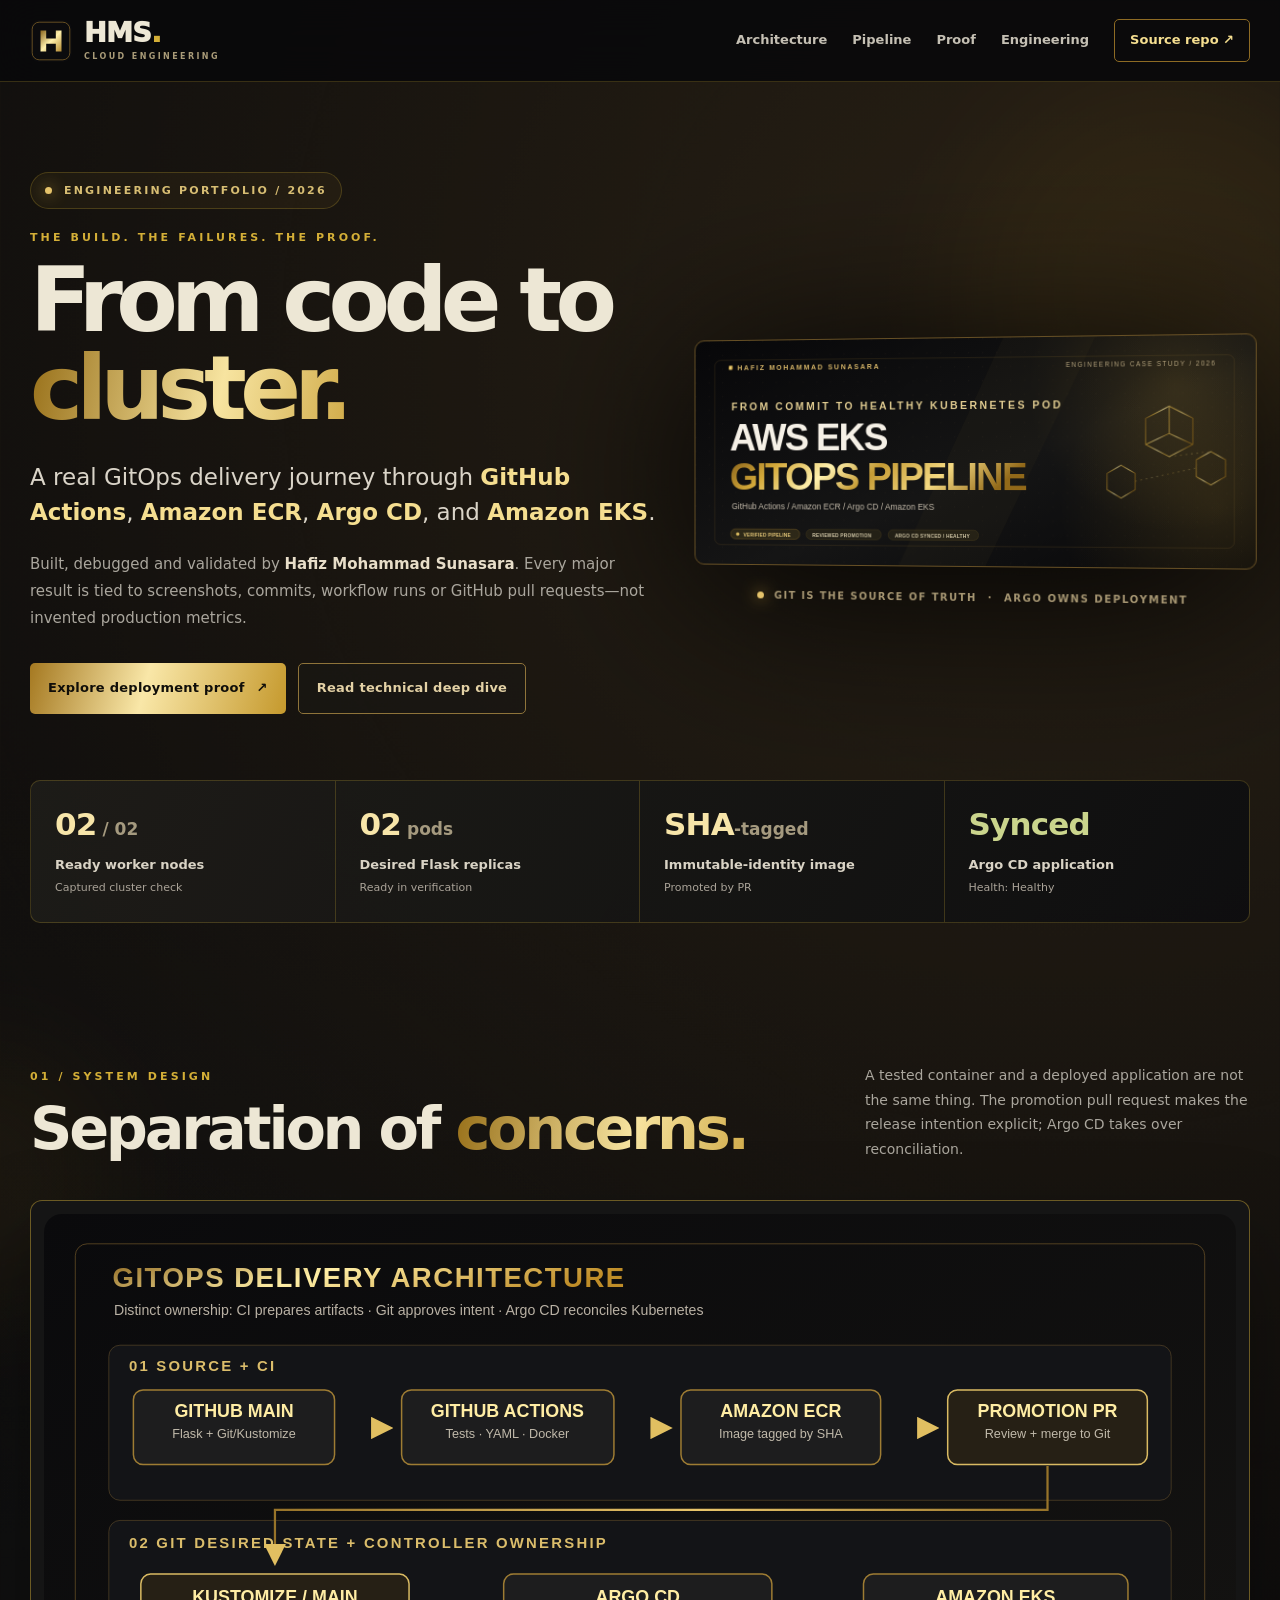
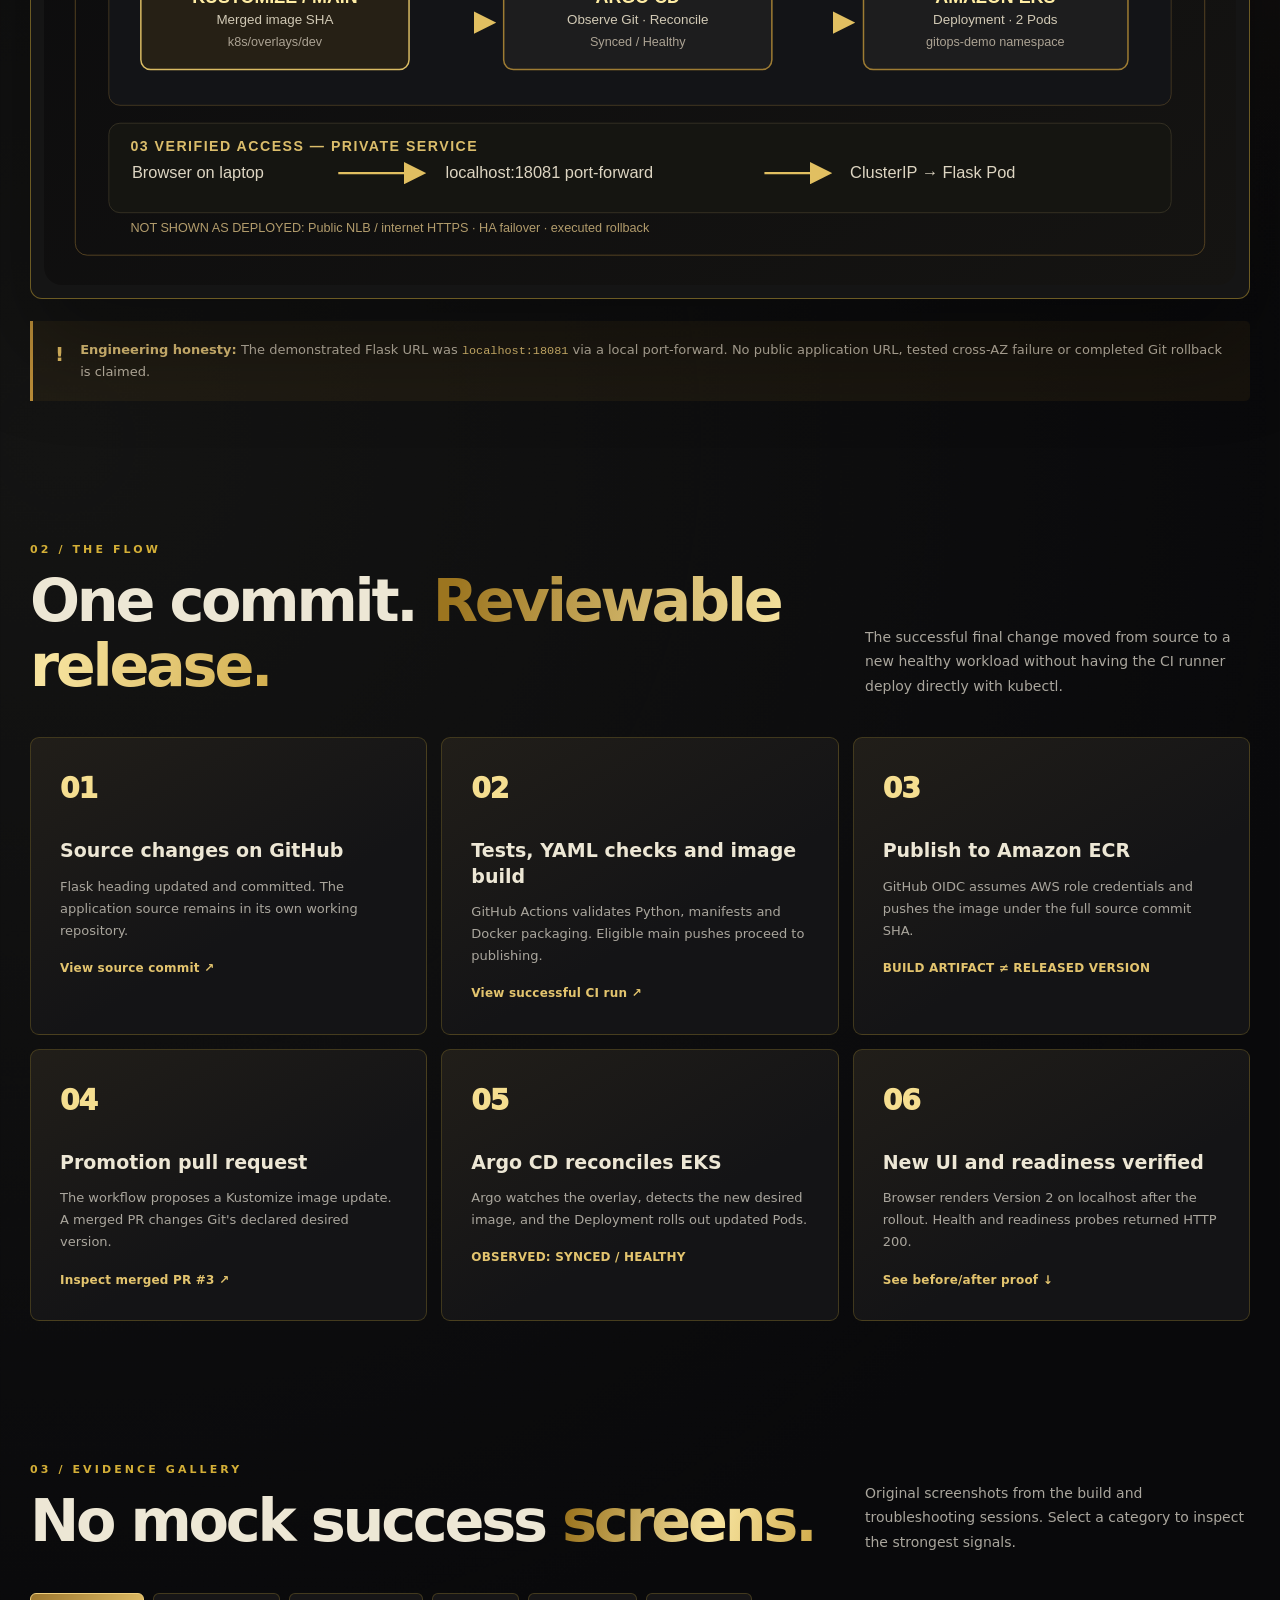
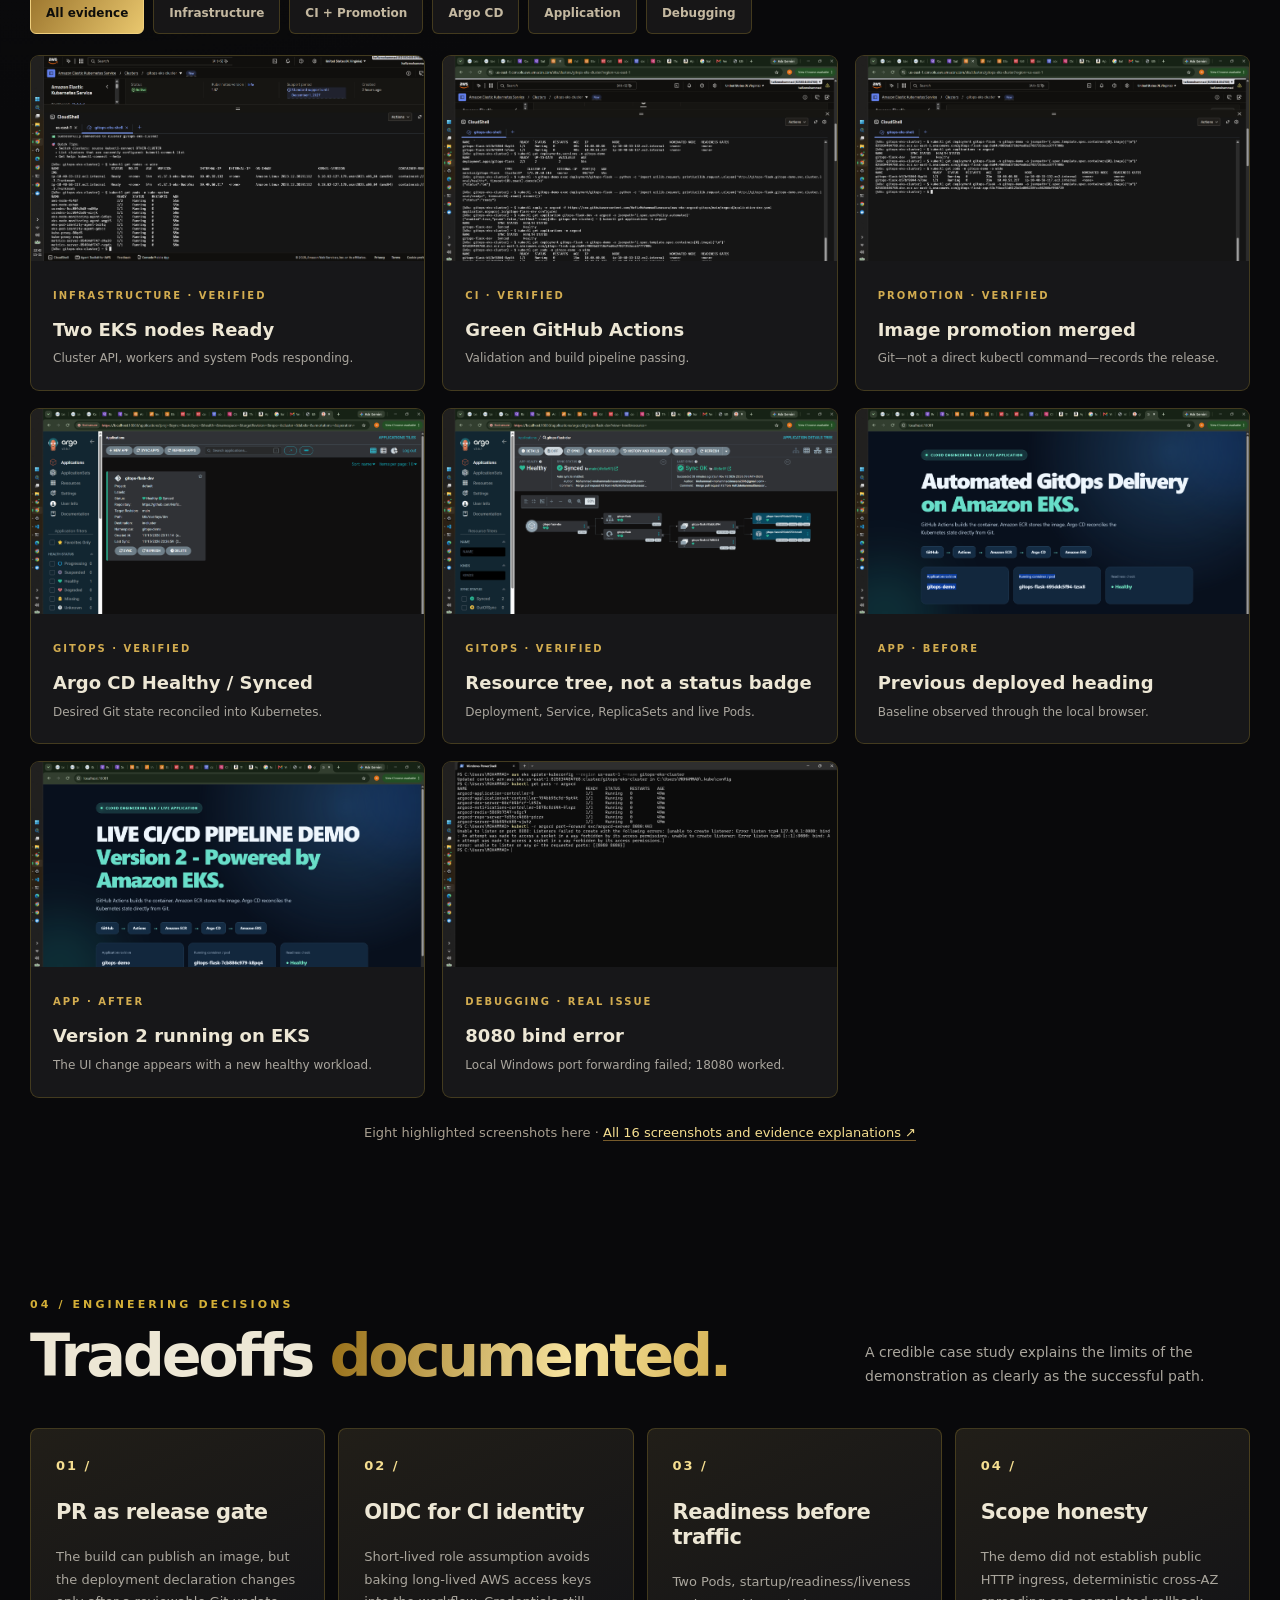
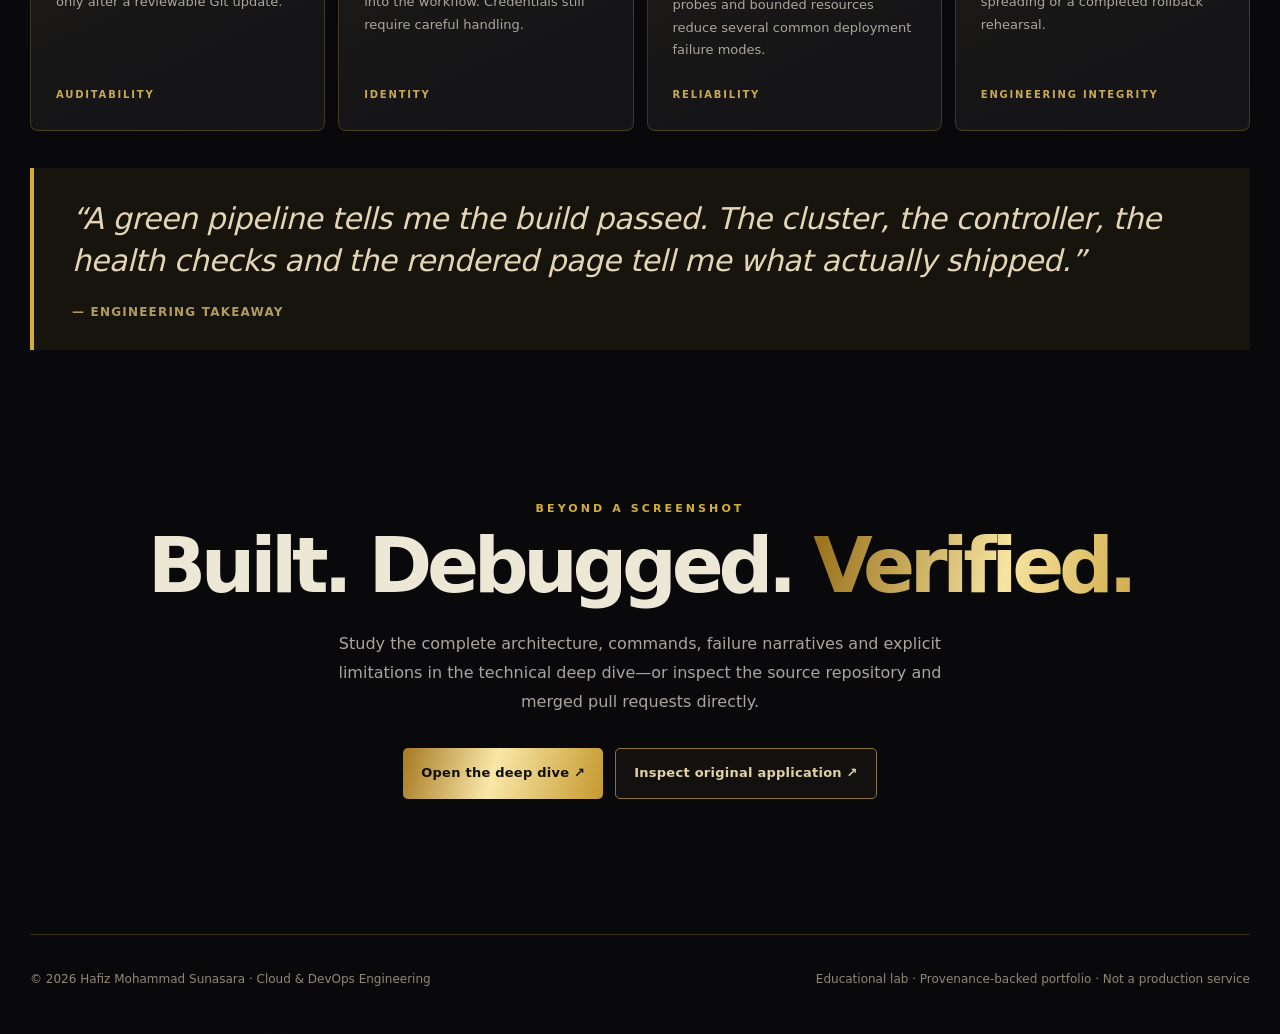
<file: docs/index.html>
<!doctype html>
<html lang="en">
<head>
  <meta charset="utf-8" />
  <meta name="viewport" content="width=device-width, initial-scale=1" />
  <meta name="theme-color" content="#0B0B0D" />
  <meta name="description" content="Hafiz Mohammad Sunasara — evidence-backed GitOps engineering portfolio. GitHub Actions, Amazon ECR, Argo CD and Amazon EKS." />
  <title>GitOps on AWS EKS | Hafiz Mohammad Sunasara</title>
  <link rel="icon" type="image/svg+xml" href="site-assets/mark.svg" />
  <link rel="stylesheet" href="site-assets/style.css" />
  <script src="site-assets/app.js" defer></script>
</head>
<body>
  <a class="skip" href="#main">Skip to main content</a>
  <div class="light-orb orb-one" aria-hidden="true"></div>
  <div class="light-orb orb-two" aria-hidden="true"></div>

  <header class="topbar">
    <a class="brand" href="#home" aria-label="Back to home"><img src="site-assets/mark.svg" alt="" /><span>HMS<span class="brand-dot">.</span><small>CLOUD ENGINEERING</small></span></a>
    <button class="menu-toggle" type="button" aria-label="Toggle navigation" aria-expanded="false">Menu <span>☰</span></button>
    <nav class="nav" aria-label="Primary navigation">
      <a href="#architecture">Architecture</a>
      <a href="#process">Pipeline</a>
      <a href="#evidence">Proof</a>
      <a href="#engineering">Engineering</a>
      <a class="nav-action" href="https://github.com/HafizMohammadSunasara/aws-eks-argocd-gitops" target="_blank" rel="noopener noreferrer">Source repo ↗</a>
    </nav>
  </header>

  <main id="main">
    <section class="hero wrap" id="home">
      <div class="eyebrow"><span class="status-lamp"></span><span>ENGINEERING PORTFOLIO / 2026</span></div>
      <div class="hero-inner">
        <div class="hero-copy">
          <p class="hero-overline">THE BUILD. THE FAILURES. THE PROOF.</p>
          <h1>From code to <span class="gold-text">cluster.</span></h1>
          <p class="hero-lead">A real GitOps delivery journey through <strong>GitHub Actions</strong>, <strong>Amazon ECR</strong>, <strong>Argo CD</strong>, and <strong>Amazon EKS</strong>.</p>
          <p class="hero-description">Built, debugged and validated by <strong>Hafiz Mohammad Sunasara</strong>. Every major result is tied to screenshots, commits, workflow runs or GitHub pull requests—not invented production metrics.</p>
          <div class="hero-actions">
            <a class="btn btn-primary" href="#evidence">Explore deployment proof <span>↗</span></a>
            <a class="btn btn-outline" href="https://github.com/HafizMohammadSunasara/aws-eks-argocd-gitops-portfolio/blob/main/DEEP-DIVE.md" target="_blank" rel="noopener noreferrer">Read technical deep dive</a>
          </div>
        </div>
        <div class="hero-art" aria-label="GitOps architecture preview">
          <img src="site-assets/hero.svg" alt="Black-gold technical portfolio artwork showing the EKS GitOps pipeline" />
          <div class="art-caption"><span class="small-dot"></span> GIT IS THE SOURCE OF TRUTH <span>·</span> ARGO OWNS DEPLOYMENT</div>
        </div>
      </div>
      <div class="stat-grid">
        <article class="stat"><div class="stat-number">02<span> / 02</span></div><p>Ready worker nodes <small>Captured cluster check</small></p></article>
        <article class="stat"><div class="stat-number">02<span> pods</span></div><p>Desired Flask replicas <small>Ready in verification</small></p></article>
        <article class="stat"><div class="stat-number">SHA<span>-tagged</span></div><p>Immutable-identity image <small>Promoted by PR</small></p></article>
        <article class="stat"><div class="stat-number success">Synced</div><p>Argo CD application <small>Health: Healthy</small></p></article>
      </div>
    </section>

    <section class="section wrap" id="architecture">
      <div class="section-title"><div><p class="kicker">01 / SYSTEM DESIGN</p><h2>Separation of <em>concerns.</em></h2></div><p class="section-intro">A tested container and a deployed application are not the same thing. The promotion pull request makes the release intention explicit; Argo CD takes over reconciliation.</p></div>
      <div class="architecture-frame"><img src="site-assets/architecture.svg" alt="GitHub main to Actions, ECR, promotion PR, Git Kustomize, Argo CD, EKS and local browser port-forward" loading="lazy" /></div>
      <div class="notice"><span class="notice-icon">!</span><p><strong>Engineering honesty:</strong> The demonstrated Flask URL was <code>localhost:18081</code> via a local port-forward. No public application URL, tested cross-AZ failure or completed Git rollback is claimed.</p></div>
    </section>

    <section class="section wrap" id="process">
      <div class="section-title"><div><p class="kicker">02 / THE FLOW</p><h2>One commit. <em>Reviewable release.</em></h2></div><p class="section-intro">The successful final change moved from source to a new healthy workload without having the CI runner deploy directly with kubectl.</p></div>
      <div class="timeline">
        <article class="step"><span class="step-index">01</span><div><h3>Source changes on GitHub</h3><p>Flask heading updated and committed. The application source remains in its own working repository.</p><a href="https://github.com/HafizMohammadSunasara/aws-eks-argocd-gitops/commit/1eda2123ef3b57054ac444f4842f60438e5d5571" target="_blank" rel="noopener noreferrer">View source commit ↗</a></div></article>
        <article class="step"><span class="step-index">02</span><div><h3>Tests, YAML checks and image build</h3><p>GitHub Actions validates Python, manifests and Docker packaging. Eligible main pushes proceed to publishing.</p><a href="https://github.com/HafizMohammadSunasara/aws-eks-argocd-gitops/actions/runs/43748702205" target="_blank" rel="noopener noreferrer">View successful CI run ↗</a></div></article>
        <article class="step"><span class="step-index">03</span><div><h3>Publish to Amazon ECR</h3><p>GitHub OIDC assumes AWS role credentials and pushes the image under the full source commit SHA.</p><span class="step-detail">BUILD ARTIFACT ≠ RELEASED VERSION</span></div></article>
        <article class="step"><span class="step-index">04</span><div><h3>Promotion pull request</h3><p>The workflow proposes a Kustomize image update. A merged PR changes Git's declared desired version.</p><a href="https://github.com/HafizMohammadSunasara/aws-eks-argocd-gitops/pull/3" target="_blank" rel="noopener noreferrer">Inspect merged PR #3 ↗</a></div></article>
        <article class="step"><span class="step-index">05</span><div><h3>Argo CD reconciles EKS</h3><p>Argo watches the overlay, detects the new desired image, and the Deployment rolls out updated Pods.</p><span class="step-detail">OBSERVED: SYNCED / HEALTHY</span></div></article>
        <article class="step"><span class="step-index">06</span><div><h3>New UI and readiness verified</h3><p>Browser renders Version 2 on localhost after the rollout. Health and readiness probes returned HTTP 200.</p><a href="#evidence">See before/after proof ↓</a></div></article>
      </div>
    </section>

    <section class="section wrap" id="evidence">
      <div class="section-title"><div><p class="kicker">03 / EVIDENCE GALLERY</p><h2>No mock success <em>screens.</em></h2></div><p class="section-intro">Original screenshots from the build and troubleshooting sessions. Select a category to inspect the strongest signals.</p></div>
      <div class="filters" role="group" aria-label="Filter evidence screenshots">
        <button type="button" class="filter active" data-filter="all" aria-pressed="true">All evidence</button>
        <button type="button" class="filter" data-filter="infra" aria-pressed="false">Infrastructure</button>
        <button type="button" class="filter" data-filter="ci" aria-pressed="false">CI + Promotion</button>
        <button type="button" class="filter" data-filter="gitops" aria-pressed="false">Argo CD</button>
        <button type="button" class="filter" data-filter="app" aria-pressed="false">Application</button>
        <button type="button" class="filter" data-filter="debug" aria-pressed="false">Debugging</button>
      </div>
      <div class="gallery">
        <a class="shot" data-category="infra" href="site-assets/gallery/02-two-worker-nodes-ready.png" target="_blank" rel="noopener noreferrer"><img loading="lazy" src="site-assets/gallery/02-two-worker-nodes-ready.png" alt="Two Ready EKS worker nodes screenshot" /><div class="shot-label"><span>Infrastructure · Verified</span><h3>Two EKS nodes Ready</h3><p>Cluster API, workers and system Pods responding.</p></div></a>
        <a class="shot" data-category="ci" href="site-assets/gallery/07-ci-green-after-fix.png" target="_blank" rel="noopener noreferrer"><img loading="lazy" src="site-assets/gallery/07-ci-green-after-fix.png" alt="Successful GitHub Actions run" /><div class="shot-label"><span>CI · Verified</span><h3>Green GitHub Actions</h3><p>Validation and build pipeline passing.</p></div></a>
        <a class="shot" data-category="ci" href="site-assets/gallery/09-promotion-pr-merged.png" target="_blank" rel="noopener noreferrer"><img loading="lazy" src="site-assets/gallery/09-promotion-pr-merged.png" alt="Merged GitOps promotion pull request" /><div class="shot-label"><span>Promotion · Verified</span><h3>Image promotion merged</h3><p>Git—not a direct kubectl command—records the release.</p></div></a>
        <a class="shot" data-category="gitops" href="site-assets/gallery/13-argocd-dashboard-healthy.png" target="_blank" rel="noopener noreferrer"><img loading="lazy" src="site-assets/gallery/13-argocd-dashboard-healthy.png" alt="Argo CD dashboard showing Healthy Synced" /><div class="shot-label"><span>GitOps · Verified</span><h3>Argo CD Healthy / Synced</h3><p>Desired Git state reconciled into Kubernetes.</p></div></a>
        <a class="shot" data-category="gitops" href="site-assets/gallery/14-argocd-resource-tree.png" target="_blank" rel="noopener noreferrer"><img loading="lazy" src="site-assets/gallery/14-argocd-resource-tree.png" alt="Argo CD resource tree with Service Deployment ReplicaSets and Pods" /><div class="shot-label"><span>GitOps · Verified</span><h3>Resource tree, not a status badge</h3><p>Deployment, Service, ReplicaSets and live Pods.</p></div></a>
        <a class="shot" data-category="app" href="site-assets/gallery/15-flask-before-change.png" target="_blank" rel="noopener noreferrer"><img loading="lazy" src="site-assets/gallery/15-flask-before-change.png" alt="Application version before the final change" /><div class="shot-label"><span>App · Before</span><h3>Previous deployed heading</h3><p>Baseline observed through the local browser.</p></div></a>
        <a class="shot" data-category="app" href="site-assets/gallery/16-flask-version-2-success.png" target="_blank" rel="noopener noreferrer"><img loading="lazy" src="site-assets/gallery/16-flask-version-2-success.png" alt="Updated Version 2 Flask application, healthy" /><div class="shot-label"><span>App · After</span><h3>Version 2 running on EKS</h3><p>The UI change appears with a new healthy workload.</p></div></a>
        <a class="shot" data-category="debug" href="site-assets/gallery/11-windows-port-8080-error.png" target="_blank" rel="noopener noreferrer"><img loading="lazy" src="site-assets/gallery/11-windows-port-8080-error.png" alt="Windows port 8080 bind failure" /><div class="shot-label"><span>Debugging · Real issue</span><h3>8080 bind error</h3><p>Local Windows port forwarding failed; 18080 worked.</p></div></a>
      </div>
      <p class="gallery-note">Eight highlighted screenshots here · <a href="https://github.com/HafizMohammadSunasara/aws-eks-argocd-gitops-portfolio/blob/main/evidence/INDEX.md" target="_blank" rel="noopener noreferrer">All 16 screenshots and evidence explanations ↗</a></p>
    </section>

    <section class="section wrap" id="engineering">
      <div class="section-title"><div><p class="kicker">04 / ENGINEERING DECISIONS</p><h2>Tradeoffs <em>documented.</em></h2></div><p class="section-intro">A credible case study explains the limits of the demonstration as clearly as the successful path.</p></div>
      <div class="decision-grid">
        <article class="decision"><span class="decision-icon">01 /</span><h3>PR as release gate</h3><p>The build can publish an image, but the deployment declaration changes only after a reviewable Git update.</p><span class="decision-tag">AUDITABILITY</span></article>
        <article class="decision"><span class="decision-icon">02 /</span><h3>OIDC for CI identity</h3><p>Short-lived role assumption avoids baking long-lived AWS access keys into the workflow. Credentials still require careful handling.</p><span class="decision-tag">IDENTITY</span></article>
        <article class="decision"><span class="decision-icon">03 /</span><h3>Readiness before traffic</h3><p>Two Pods, startup/readiness/liveness probes and bounded resources reduce several common deployment failure modes.</p><span class="decision-tag">RELIABILITY</span></article>
        <article class="decision"><span class="decision-icon">04 /</span><h3>Scope honesty</h3><p>The demo did not establish public HTTP ingress, deterministic cross-AZ spreading or a completed rollback rehearsal.</p><span class="decision-tag">ENGINEERING INTEGRITY</span></article>
      </div>
      <div class="quote">“A green pipeline tells me the build passed. The cluster, the controller, the health checks and the rendered page tell me what actually shipped.”<span>— Engineering takeaway</span></div>
    </section>

    <section class="closing wrap">
      <p class="kicker">BEYOND A SCREENSHOT</p>
      <h2>Built. Debugged. <span class="gold-text">Verified.</span></h2>
      <p>Study the complete architecture, commands, failure narratives and explicit limitations in the technical deep dive—or inspect the source repository and merged pull requests directly.</p>
      <div class="hero-actions center">
        <a class="btn btn-primary" href="https://github.com/HafizMohammadSunasara/aws-eks-argocd-gitops-portfolio/blob/main/DEEP-DIVE.md" target="_blank" rel="noopener noreferrer">Open the deep dive ↗</a>
        <a class="btn btn-outline" href="https://github.com/HafizMohammadSunasara/aws-eks-argocd-gitops" target="_blank" rel="noopener noreferrer">Inspect original application ↗</a>
      </div>
    </section>
  </main>
  <footer class="footer wrap"><span>© 2026 Hafiz Mohammad Sunasara · Cloud & DevOps Engineering</span><span>Educational lab · Provenance-backed portfolio · Not a production service</span></footer>
</body>
</html>
</file>
<file: docs/site-assets/style.css>
:root {
  color-scheme: dark;
  --ink: #09090b;
  --panel: #171719;
  --panel-2: #1d1c1a;
  --gold: #d4af37;
  --gold-light: #f5de90;
  --gold-dark: #856524;
  --text: #ede7d5;
  --muted: #aaa69d;
  --stroke: rgba(212, 175, 55, .23);
  --width: 1220px;
}
* { box-sizing: border-box; }
html { scroll-behavior: smooth; }
body {
  margin: 0;
  min-width: 320px;
  overflow-x: hidden;
  font: 16px/1.55 "Segoe UI", Inter, system-ui, -apple-system, sans-serif;
  color: var(--text);
  background: radial-gradient(circle at 83% 6%, #282014 0, transparent 28%), radial-gradient(circle at 5% 35%, #141413 0, transparent 32%), var(--ink);
}
::selection { background: #f5de90; color: #13100a; }
a { color: inherit; text-decoration: none; }
a:focus-visible, button:focus-visible { outline: 2px solid var(--gold-light); outline-offset: 4px; }
button { font: inherit; cursor: pointer; }
code { font-size: .91em; color: #e0c073; }
img { max-width: 100%; }
.wrap { width: min(calc(100% - 56px), var(--width)); margin-inline: auto; }
.skip { position: fixed; z-index: 100; top: -80px; left: 20px; padding: 10px 16px; background: var(--gold); color: black; border-radius: 5px; }
.skip:focus { top: 12px; }
.light-orb { position: absolute; z-index: -1; pointer-events: none; filter: blur(60px); border-radius: 50%; background: #b18420; opacity: .07; }
.orb-one { width: 420px; height: 420px; top: 80px; right: -100px; }
.orb-two { width: 260px; height: 260px; top: 1050px; left: -150px; }
.topbar {
  position: sticky; z-index: 20; top: 0;
  background: rgba(9, 9, 11, .88); backdrop-filter: blur(20px); border-bottom: 1px solid var(--stroke);
  height: 82px; padding: 0 max(28px, calc((100vw - var(--width)) / 2));
  display: flex; align-items: center; justify-content: space-between; gap: 30px;
}
.brand { display: flex; align-items: center; gap: 12px; font-weight: 950; font-size: 27px; letter-spacing: -.6px; line-height: .91; }
.brand img { width: 42px; height: 42px; }
.brand-dot { color: var(--gold); }
.brand small { display: block; margin-top: 8px; font-size: 8px; letter-spacing: 2.4px; font-weight: 700; color: #a99b78; }
.nav { display: flex; gap: 25px; align-items: center; font-size: 13px; font-weight: 600; color: #c5c0b4; }
.nav > a:hover { color: var(--gold-light); }
.nav-action { padding: 10px 15px; border: 1px solid #8e6b24; border-radius: 5px; color: var(--gold-light); }
.menu-toggle { display: none; color: var(--gold-light); background: transparent; border: 1px solid var(--stroke); border-radius: 6px; padding: 8px 12px; }
.hero { position: relative; padding-top: 90px; }
.eyebrow { display: inline-flex; align-items: center; gap: 12px; padding: 9px 14px; border: 1px solid var(--stroke); border-radius: 30px; background: rgba(212,175,55,.06); font-size: 11px; font-weight: 800; letter-spacing: 2.2px; color: #d7bd73; }
.status-lamp, .small-dot { display: inline-block; width: 7px; height: 7px; background: #e5c36b; border-radius: 50%; box-shadow: 0 0 15px #d7ad3d; flex: 0 0 auto; }
.hero-inner { display: grid; grid-template-columns: minmax(0, 1.06fr) minmax(0, .94fr); gap: 20px; align-items: center; padding: 20px 0 66px; }
.hero-copy { position: relative; z-index: 1; }
.hero-overline, .kicker { color: var(--gold); letter-spacing: 3.1px; font-weight: 850; font-size: 11px; }
h1, h2, h3, p { margin-top: 0; }
h1 { font-size: clamp(64px, 7vw, 98px); line-height: .98; letter-spacing: -.075em; font-weight: 850; margin-bottom: 27px; max-width: 740px; }
.gold-text, .section-title h2 em { font-style: normal; background: linear-gradient(102deg, #9c751f 2%, #f7e4a0 31%, #c3972b 59%, #f1d48b 80%, #a07822 100%); background-size: 200% 100%; color: transparent; -webkit-background-clip: text; background-clip: text; }
.gold-text { animation: gold-shift 12s ease-in-out infinite alternate; }
@keyframes gold-shift { to { background-position: 90% 50%; } }
.hero-lead { font-size: clamp(18px, 2.1vw, 23px); color: #dad4c8; line-height: 1.55; max-width: 700px; margin-bottom: 20px; }
.hero-lead strong { color: var(--gold-light); font-weight: 650; }
.hero-description { max-width: 630px; color: var(--muted); font-size: 15px; line-height: 1.8; }
.hero-description strong { color: #e8dec9; }
.hero-actions { display: flex; gap: 12px; flex-wrap: wrap; margin-top: 31px; }
.btn { display: inline-flex; gap: 12px; justify-content: center; align-items: center; min-height: 51px; padding: 13px 18px; border-radius: 5px; font-size: 13px; font-weight: 800; letter-spacing: .25px; transition: transform .2s, border-color .2s, box-shadow .2s; }
.btn:hover { transform: translateY(-3px); box-shadow: 0 12px 45px rgba(198,150,38,.16); }
.btn-primary { background: linear-gradient(105deg, #a57921, #f9e7a8 45%, #c5992d 100%); color: #100e09; }
.btn-outline { border: 1px solid #8f743a; background: rgba(26,24,20,.55); color: #e3d1a5; }
.hero-art { position: relative; transform: perspective(900px) rotateY(-5deg); filter: drop-shadow(0 24px 95px #000); }
.hero-art img { width: 100%; border: 1px solid #675025; border-radius: 10px; }
.art-caption { display: flex; justify-content: center; align-items: center; gap: 11px; margin-top: 15px; color: #a59571; font-size: 10px; font-weight: 750; letter-spacing: 1.5px; }
.stat-grid { display: grid; grid-template-columns: repeat(4, 1fr); border: 1px solid var(--stroke); border-radius: 10px; background: linear-gradient(120deg, rgba(30,29,25,.95), rgba(14,14,16,.96)); overflow: hidden; }
.stat { padding: 26px 24px; border-right: 1px solid var(--stroke); }
.stat:last-child { border-right: none; }
.stat-number { font-size: 31px; font-weight: 850; line-height: 1.1; color: #f7e5a9; letter-spacing: -.8px; }
.stat-number span { font-size: 17px; color: #a59a7f; letter-spacing: 0; }
.stat-number.success { color: #cbd58d; }
.stat p { color: #d9d3c5; font-size: 13px; font-weight: 700; margin: 14px 0 0; }
.stat p small { display: block; font-size: 11px; font-weight: 400; color: #aaa398; margin-top: 4px; }
.section { padding-top: 140px; scroll-margin-top: 105px; }
.section-title { display: flex; justify-content: space-between; align-items: end; gap: 40px; margin-bottom: 39px; }
.section-title h2 { margin: 0; font-size: clamp(38px, 4.6vw, 61px); letter-spacing: -.055em; line-height: 1.1; }
.section-intro { max-width: 385px; color: var(--muted); line-height: 1.75; font-size: 14px; margin: 0; }
.architecture-frame { position: relative; overflow: hidden; border: 1px solid rgba(212,175,55,.45); border-radius: 12px; background: #151515; padding: 13px; box-shadow: 0 45px 95px rgba(0,0,0,.34); }
.architecture-frame img { display: block; width: 100%; }
.notice { margin-top: 22px; display: flex; align-items: start; gap: 16px; padding: 18px 22px; background: rgba(187,136,33,.075); border-left: 3px solid #bb8d38; color: #bdb4a3; border-radius: 0 5px 5px 0; }
.notice-icon { font-weight: 900; font-size: 20px; color: #e1bc62; }
.notice p { margin: 0; font-size: 13px; line-height: 1.7; }
.notice strong { color: #e0c278; }
.timeline { display: grid; grid-template-columns: repeat(3, 1fr); gap: 14px; }
.step { min-height: 255px; padding: 29px; background: linear-gradient(150deg, #211e19, #141416 60%); border: 1px solid var(--stroke); border-radius: 9px; position: relative; transition: transform .2s, border-color .2s; }
.step:hover { transform: translateY(-5px); border-color: #a27e36; }
.step-index { display: block; margin-bottom: 27px; font-size: 28px; font-weight: 950; letter-spacing: -1px; color: var(--gold-light); }
.step h3 { font-size: 19px; line-height: 1.35; margin-bottom: 12px; }
.step p { font-size: 13px; color: var(--muted); line-height: 1.7; }
.step a, .step-detail { color: #e3c46e; font-size: 12px; letter-spacing: .2px; font-weight: 750; }
.step a:hover { text-decoration: underline; }
.filters { display: flex; flex-wrap: wrap; gap: 9px; margin-bottom: 21px; }
.filter { border: 1px solid var(--stroke); color: #c4b8a0; background: #171617; padding: 10px 15px; border-radius: 6px; font-size: 12px; font-weight: 700; }
.filter:hover, .filter.active { background: linear-gradient(125deg, #9c762e, #e9c76e); border-color: #efcf7d; color: #0f0e0b; }
.gallery { display: grid; grid-template-columns: repeat(3, 1fr); gap: 17px; }
.shot { min-width: 0; overflow: hidden; display: block; background: #171719; border: 1px solid var(--stroke); border-radius: 9px; transition: transform .2s, border-color .2s; }
.shot:hover { border-color: #d0a341; transform: translateY(-4px); }
.shot[hidden] { display: none; }
.shot img { width: 100%; height: 205px; display: block; object-fit: cover; object-position: top left; filter: saturate(.85); transition: filter .25s, transform .4s; }
.shot:hover img { filter: saturate(1); transform: scale(1.03); }
.shot-label { padding: 21px 22px 22px; }
.shot-label span { font-size: 10px; font-weight: 850; color: #d2ac50; text-transform: uppercase; letter-spacing: 2px; }
.shot-label h3 { font-size: 18px; margin: 9px 0 6px; }
.shot-label p { font-size: 12px; color: #aaa69e; margin: 0; }
.gallery-note { margin-top: 25px; text-align: center; font-size: 13px; color: #a89f90; }
.gallery-note a { color: var(--gold-light); border-bottom: 1px solid #775b2b; }
.decision-grid { display: grid; grid-template-columns: repeat(4, 1fr); gap: 13px; }
.decision { min-width: 0; display: flex; flex-direction: column; min-height: 280px; padding: 27px 25px; border: 1px solid var(--stroke); border-radius: 8px; background: linear-gradient(155deg, #211e18, #151517 70%); }
.decision-icon { color: var(--gold-light); font-weight: 800; letter-spacing: 2px; margin-bottom: 24px; font-size: 13px; }
.decision h3 { font-size: 21px; letter-spacing: -.5px; line-height: 1.2; }
.decision p { color: var(--muted); line-height: 1.75; font-size: 13px; }
.decision-tag { margin-top: auto; padding-top: 12px; color: #c8a954; font-size: 10px; letter-spacing: 1.8px; font-weight: 850; }
.quote { margin-top: 37px; padding: 30px 38px; border-left: 4px solid var(--gold); background: rgba(212,175,55,.065); font-size: clamp(21px,2.5vw,30px); font-style: italic; color: #e4d6b5; line-height: 1.4; letter-spacing: -.4px; }
.quote span { display: block; font-size: 12px; font-style: normal; color: #b29a61; letter-spacing: 1.2px; text-transform: uppercase; margin-top: 22px; font-weight: 700; }
.closing { padding-block: 150px 135px; text-align: center; }
.closing h2 { font-size: clamp(48px, 6vw, 81px); line-height: 1; letter-spacing: -.07em; margin-bottom: 25px; }
.closing > p:not(.kicker) { max-width: 650px; margin: 0 auto; color: var(--muted); line-height: 1.8; }
.center { justify-content: center; }
.footer { min-height: 100px; padding: 35px 0; border-top: 1px solid var(--stroke); display: flex; justify-content: space-between; gap: 20px; color: #918777; font-size: 12px; }
@media (max-width: 1100px) {
  .hero-inner { grid-template-columns: 1fr; gap: 30px; }
  .hero-art { transform: none; max-width: 850px; }
  .timeline { grid-template-columns: repeat(2, 1fr); }
  .decision-grid { grid-template-columns: repeat(2, 1fr); }
  .gallery { grid-template-columns: repeat(2, 1fr); }
}
@media (max-width: 750px) {
  .wrap { width: min(calc(100% - 36px), var(--width)); }
  .topbar { height: 68px; padding: 0 18px; }
  .brand { font-size: 22px; } .brand img { width: 35px; height: 35px; }
  .menu-toggle { display: block; }
  .nav { display: none; position: absolute; left: 0; right: 0; top: 68px; padding: 17px 23px 24px; background: #111113; flex-direction: column; align-items: stretch; border-bottom: 1px solid var(--stroke); gap: 17px; }
  .nav.open { display: flex; }
  .hero { padding-top: 48px; }
  .hero-inner { padding-bottom: 35px; }
  h1 { font-size: clamp(55px, 12vw, 80px); }
  .eyebrow { font-size: 9px; letter-spacing: 1.3px; }
  .hero-overline { font-size: 9px; }
  .hero-art { margin: 4px -7px; }
  .art-caption { font-size: 8px; }
  .stat-grid { grid-template-columns: repeat(2, 1fr); }
  .stat { border-bottom: 1px solid var(--stroke); }
  .stat:nth-child(2) { border-right: none; }
  .stat:nth-child(n+3) { border-bottom: none; }
  .section { padding-top: 90px; }
  .section-title { flex-direction: column; align-items: start; gap: 18px; margin-bottom: 27px; }
  .section-intro { max-width: 100%; }
  .timeline, .gallery { grid-template-columns: 1fr; }
  .step { min-height: 0; }
  .decision-grid { grid-template-columns: 1fr; }
  .decision { min-height: 0; }
  .shot img { height: 215px; }
  .footer { flex-direction: column; text-align: center; }
  .closing { padding-block: 110px 90px; }
}
@media (max-width: 430px) {
  .stat { padding: 20px 14px; }
  .stat-number { font-size: 25px; }
  .stat p { font-size: 12px; }
  .btn { width: 100%; }
  .architecture-frame { padding: 5px; }
  .notice { padding: 14px 13px; }
  .quote { padding: 25px 23px; }
}
@media (prefers-reduced-motion: reduce) {
  html { scroll-behavior: auto; }
  *, *::before, *::after { animation-duration: .01ms !important; transition-duration: .01ms !important; }
}
</file>
